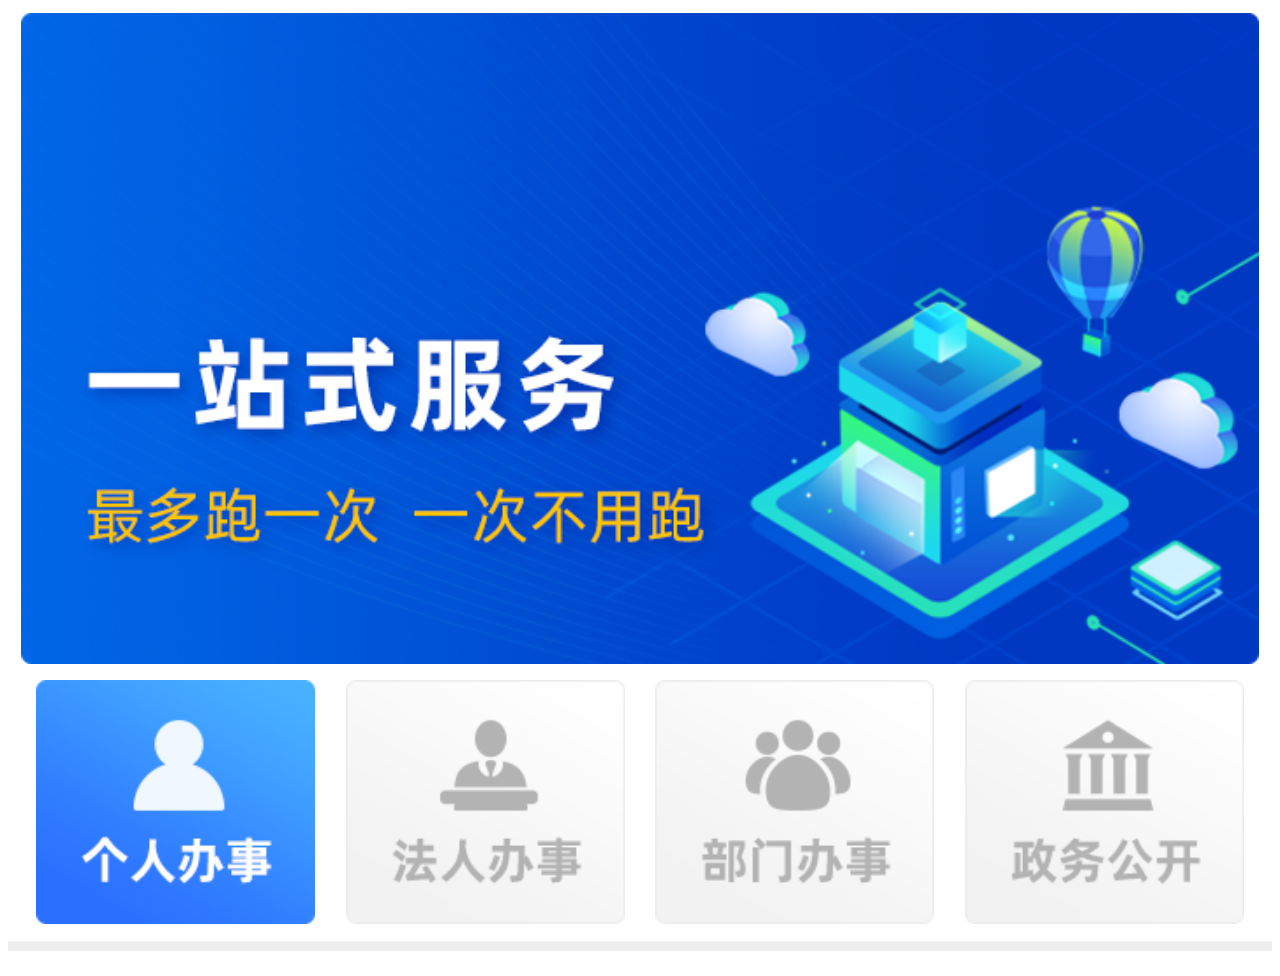
<file: index.html>
<!DOCTYPE html>
<html lang="zh">
<head>
    <link rel="stylesheet" href="stylesheet.css" type="text/css" />
    <meta charset="UTF-8">
    <meta name="viewport" content="width=device-width, initial-scale=1.0">
    <meta http-equiv="X-UA-Compatible" content="ie=edge">
    <title>在田林</title>
</head>
<body>
    <div class="section">
        <img src="images/ad.png" width="100%" height="100%">
    </div>

    <div class="section">
        <div class="header">
            <img class="icon" src="images/individual_active.png">
        </div>
        <div class="header">
            <img class="icon" src="images/juridical.png">
        </div>
        <div class="header">
            <img class="icon" src="images/department.png">
        </div>
        <div class="header">
            <img class="icon" src="images/government.png">
        </div>
    </div>

    <div>
        <hr id="grey-bar">
    </div>

    <div id="main"></div>

    <script src="main.js"></script>
</body>
</html>
</file>
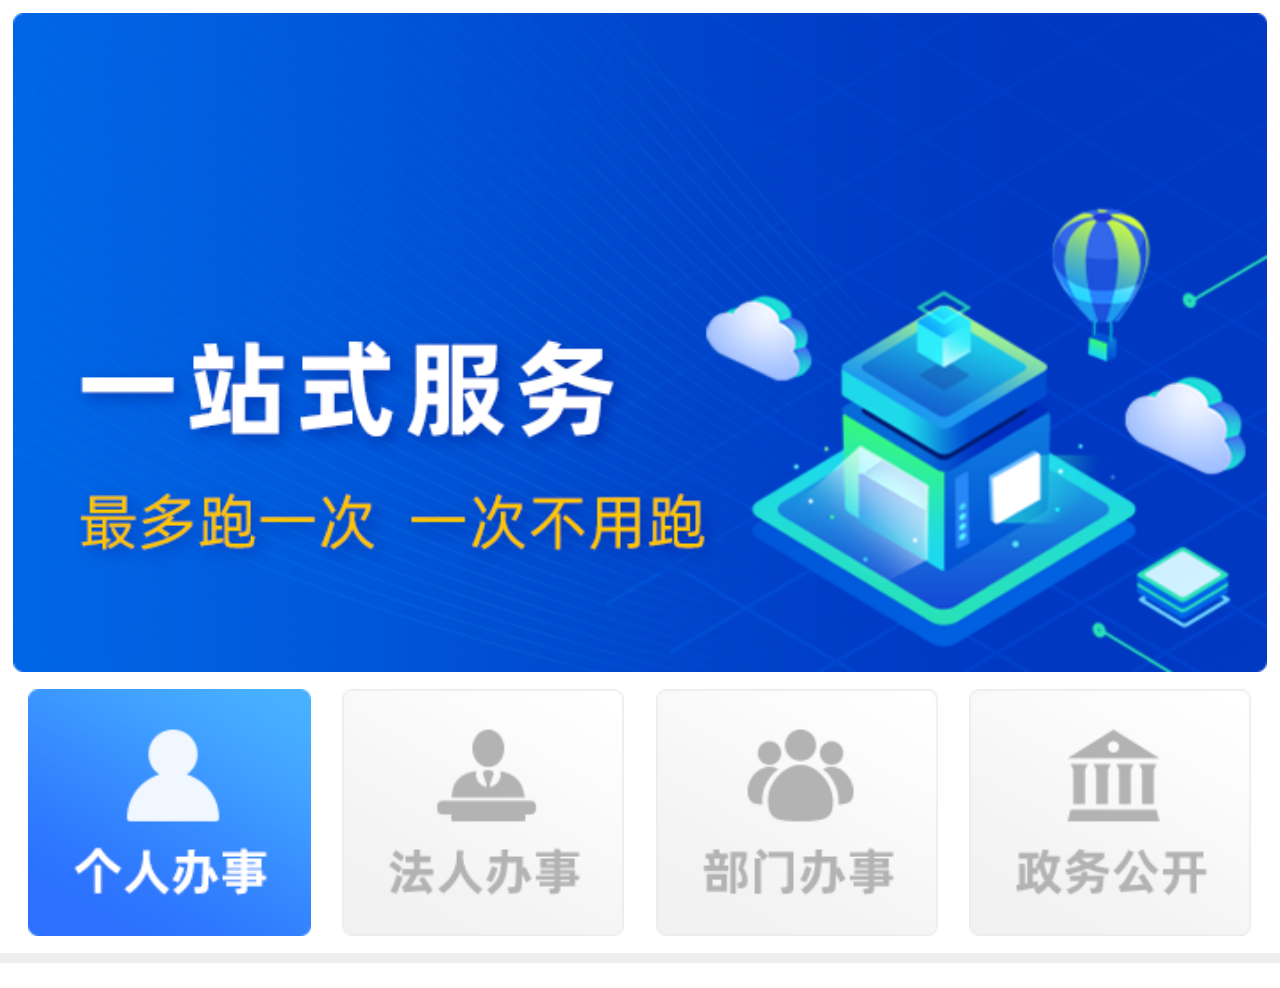
<file: classify_list/index.html>
<!DOCTYPE html>
<html lang="zh">

<head>
    <link rel="stylesheet" href="style.css" type="text/css" />
    <meta charset="UTF-8">
    <meta name="viewport" content="width=device-width, initial-scale=1.0">
    <meta http-equiv="X-UA-Compatible" content="ie=edge">
    <title>政务</title>
</head>

<body>
    <div class="section">
        <img src="images/ad.png" width="100%" height="100%">
    </div>

    <div class="section">
        <div class="header">
            <img class="icon" src="images/individual_active.png">
        </div>
        <div class="header">
            <img class="icon" src="images/juridical.png">
        </div>
        <div class="header">
            <img class="icon" src="images/department.png">
        </div>
        <div class="header">
            <img class="icon" src="images/government.png">
        </div>
    </div>

    <div>
        <hr id="bar">
    </div>

    <div id="main"></div>

    <script src="main.js"></script>
</body>

</html>
</file>
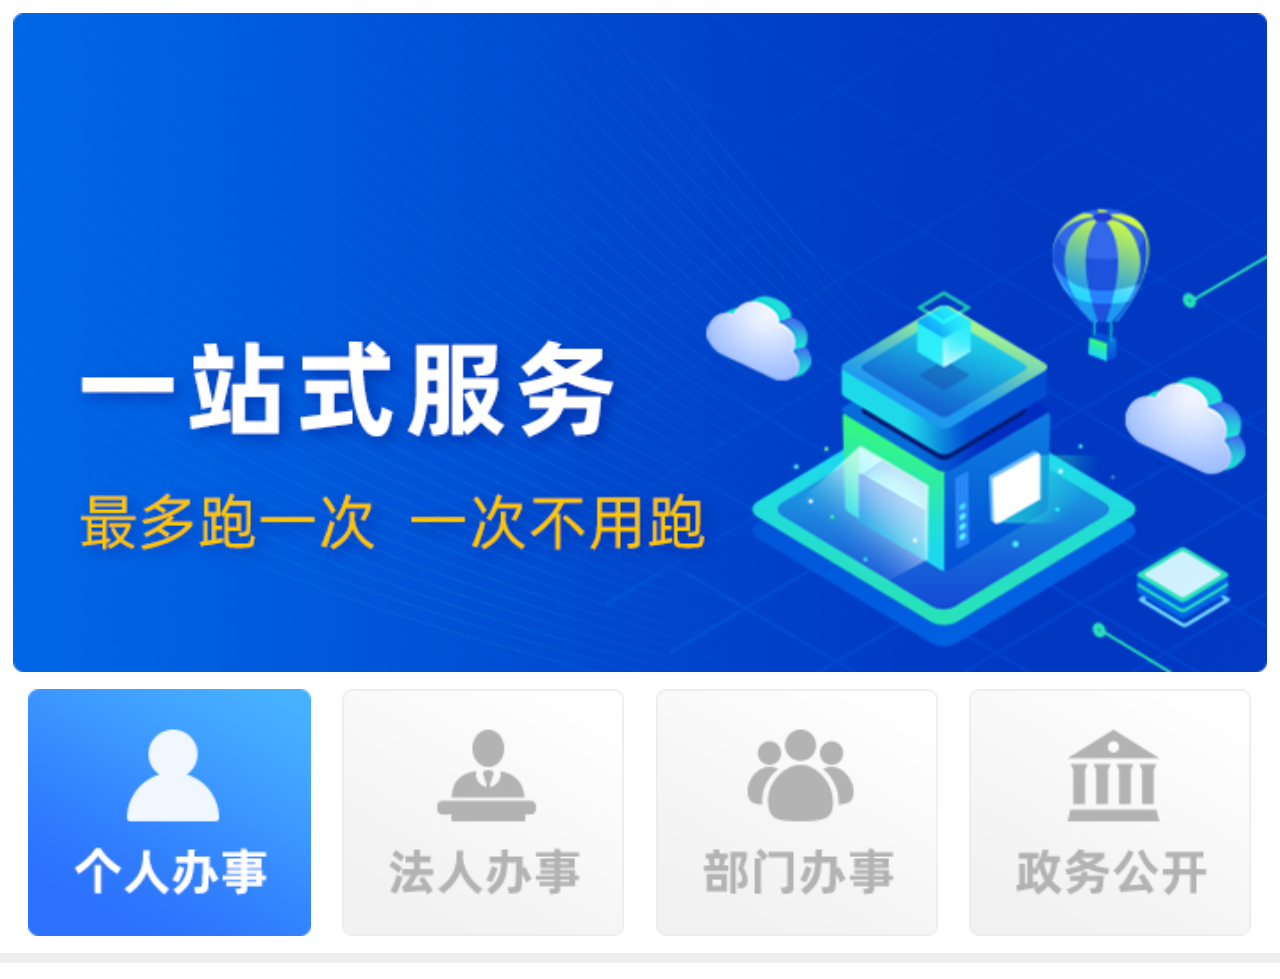
<file: classify_list.html>
<!DOCTYPE html>
<html lang="zh">

<head>
    <link rel="stylesheet" href="styles/classify_list.css" type="text/css" />
    <meta charset="UTF-8">
    <meta name="viewport" content="width=device-width, initial-scale=1.0">
    <meta http-equiv="X-UA-Compatible" content="ie=edge">
    <title>政务</title>
</head>

<body>
    <div class="section">
        <img src="images/headline.png" width="100%" height="100%">
    </div>

    <div class="section">
        <div class="header">
            <img class="icon" src="images/individual_active.png">
        </div>
        <div class="header">
            <img class="icon" src="images/juridical.png">
        </div>
        <div class="header">
            <img class="icon" src="images/department.png">
        </div>
        <div class="header">
            <img class="icon" src="images/government.png">
        </div>
    </div>

    <div>
        <hr id="bar">
    </div>

    <div id="main"></div>

    <script src="src/classify_list.js"></script>
</body>

</html>
</file>
<file: stylesheet.css>
.section {
    margin: 1%;
    overflow: auto;
}

.header {
    width: 25%;
    float: left;
    text-align: center;
}

.icon {
    width: 90%;
}

#grey-bar {
    margin-bottom: 2%;
    border: 5px solid #eeeeee;
}

#ul {
    list-style: none;
    padding-left: 0%;
}

.icons {
    float: left;
    width: 25%;
    text-align: center;
}

.text {
    margin-left: 2%;
}

#line {
    border: 0.5px solid #eeeeee;
}

a {
    text-decoration: none;
    color: black;
}
</file>
<file: classify_list/style.css>
body {
    margin: 0;
}

.section {
    margin: 1%;
    overflow: auto;
}

.header {
    width: 25%;
    float: left;
    text-align: center;
}

.icon {
    width: 90%;
}

#bar {
    margin-bottom: 2%;
    border: 5px solid #eeeeee;
}

#ul {
    list-style: none;
    padding-left: 0%;
}

.icons {
    float: left;
    width: 25%;
    text-align: center;
}

.text {
    margin-left: 2%;
}

#line {
    border: 0.5px solid #eeeeee;
}

a {
    text-decoration: none;
    color: black;
}
</file>
<file: styles/classify_list.css>
body {
    margin: 0;
}

.section {
    margin: 1%;
    overflow: auto;
}

.header {
    width: 25%;
    float: left;
    text-align: center;
}

.icon {
    width: 90%;
}

#bar {
    border: 5px solid #eeeeee;
}

#ul {
    list-style: none;
    padding-left: 0%;
}

.icons {
    float: left;
    width: 25%;
    text-align: center;
}

.text {
    margin-left: 2%;
}

#line {
    border: 0.5px solid #eeeeee;
}

a {
    text-decoration: none;
    color: black;
}

.box {
    width: 25%;
    float: left;
    text-align: center;
    border: solid 0.5px #ccc;
    box-sizing: border-box;
    padding: 20px 5px;
}

.box p {
    margin-bottom: 0;
}
</file>
